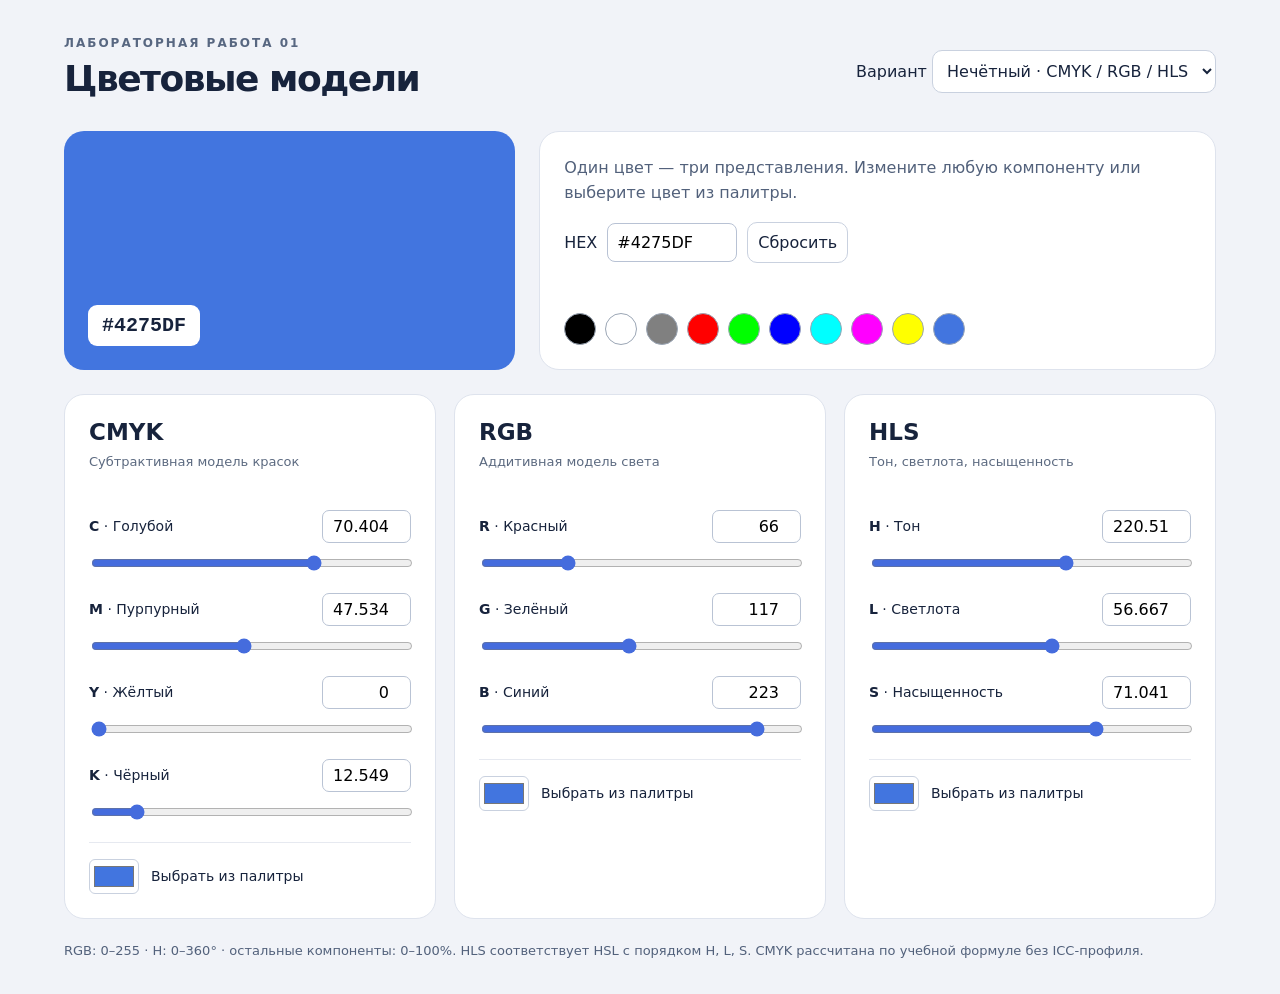
<file: lab1/index.html>
<!doctype html><html lang="ru"><meta charset="utf-8"><meta name="viewport" content="width=device-width,initial-scale=1"><title>Лабораторная 1 — Цветовые модели</title>
<style>
*{box-sizing:border-box}body{margin:0;background:#f1f3f8;color:#17233c;font:16px system-ui,sans-serif}main{max-width:1200px;margin:36px auto;padding:0 24px}header{display:flex;align-items:center;justify-content:space-between;gap:24px}h1{font-size:36px;letter-spacing:-1.5px;margin:8px 0}h2{margin:0;font-size:23px}p{line-height:1.55}.eyebrow{font-size:12px;letter-spacing:2px;font-weight:700;color:#586781}select,button,input{font:inherit}select,button{border:1px solid #c9d1df;border-radius:10px;padding:10px;background:white;color:#17233c}button{cursor:pointer}button:hover{border-color:#416be3}.overview{display:grid;grid-template-columns:1fr 1.5fr;gap:24px;margin:24px 0}.preview{min-height:190px;border-radius:20px;background:#4275df;display:flex;align-items:end;padding:24px}.badge{padding:9px 14px;border-radius:9px;background:white;color:#17233c;font:700 20px monospace}.tools,.card{background:#fff;border:1px solid #dee3ed;border-radius:20px;padding:24px}.tools p{margin-top:0;color:#52617b}.swatches{display:flex;flex-wrap:wrap;gap:9px;margin-top:18px}.swatch{width:32px;height:32px;border:1px solid #9ba6b5;border-radius:50%;padding:0}.hexrow{display:flex;gap:10px;align-items:center}.hexrow input{width:130px;padding:9px;border:1px solid #b8c2d4;border-radius:8px}.models{display:grid;grid-template-columns:repeat(3,1fr);gap:18px}.subtitle{font-size:13px;color:#5c6a80;margin:7px 0 20px;min-height:38px}.row{margin:18px 0}.rowtop{display:flex;justify-content:space-between;align-items:center;gap:8px}.row label{font-size:14px}.number{width:89px;border:1px solid #b9c3d4;border-radius:7px;padding:6px;text-align:right}.range{width:100%;accent-color:#456cdd;margin-top:12px}.picker{display:flex;align-items:center;gap:12px;padding-top:16px;border-top:1px solid #e6e9f0;font-size:14px}.picker input{width:50px;height:35px;padding:2px;border:1px solid #c9d1df;border-radius:6px;background:white;cursor:pointer}footer{font-size:13px;color:#52617b;margin:24px 0}.error{color:#af2442;min-height:24px;font-size:13px;margin-top:8px}input:focus-visible,button:focus-visible,select:focus-visible{outline:3px solid #8aacf7;outline-offset:2px}@media(max-width:850px){.models{grid-template-columns:1fr}.overview{grid-template-columns:1fr}header{align-items:start;flex-direction:column}main{margin-top:24px}h1{font-size:30px}.subtitle{min-height:0}}
</style>
<main><header><div><div class="eyebrow">ЛАБОРАТОРНАЯ РАБОТА 01</div><h1>Цветовые модели</h1></div><label>Вариант <select id="variant"><option value="HSV">Чётный · CMYK / RGB / HSV</option><option value="HLS" selected>Нечётный · CMYK / RGB / HLS</option></select></label></header>
<section class="overview"><div class="preview" id="preview" role="img" aria-label="Выбранный цвет"><span class="badge" id="badge"></span></div><div class="tools"><p>Один цвет — три представления. Измените любую компоненту или выберите цвет из палитры.</p><div class="hexrow"><label for="hex">HEX</label><input id="hex" maxlength="7" spellcheck="false" aria-describedby="error"><button id="reset">Сбросить</button></div><div class="error" id="error" role="status"></div><div class="swatches" id="swatches" aria-label="Готовые цвета"></div></div></section><section class="models" id="models"></section><footer>RGB: 0–255 · H: 0–360° · остальные компоненты: 0–100%. HLS соответствует HSL с порядком H, L, S. CMYK рассчитана по учебной формуле без ICC-профиля.</footer></main>
<script src="color.js"></script><script>
const $=id=>document.getElementById(id);let rgb=[66,117,223],state={},mode='HLS';
const specs={RGB:[['R','Красный',255],['G','Зелёный',255],['B','Синий',255]],CMYK:[['C','Голубой',100],['M','Пурпурный',100],['Y','Жёлтый',100],['K','Чёрный',100]],HSV:[['H','Тон',360],['S','Насыщенность',100],['V','Яркость',100]],HLS:[['H','Тон',360],['L','Светлота',100],['S','Насыщенность',100]]};
const desc={RGB:'Аддитивная модель света',CMYK:'Субтрактивная модель красок',HSV:'Тон, насыщенность, яркость',HLS:'Тон, светлота, насыщенность'};
const toRgb={RGB:a=>a.slice(),CMYK:Color.cmykToRgb,HSV:Color.hsvToRgb,HLS:Color.hlsToRgb};
function hexOf(a){return '#'+a.map(x=>Math.round(Math.min(255,Math.max(0,x))).toString(16).padStart(2,'0')).join('').toUpperCase();}
function render(source,values){state={RGB:rgb.slice(),CMYK:Color.rgbToCmyk(rgb),HSV:Color.rgbToHsv(rgb),HLS:Color.rgbToHls(rgb)};if(source)state[source]=values.slice();const hex=hexOf(rgb);$('preview').style.background=hex;$('preview').setAttribute('aria-label','Выбранный цвет '+hex);$('badge').textContent=hex;$('hex').value=hex;document.querySelectorAll('.palette').forEach(e=>e.value=hex);for(const model of ['CMYK','RGB',mode])state[model].forEach((v,i)=>{const n=$(`${model}-${i}`),r=$(`${model}-r-${i}`);n.value=Number(v.toFixed(3));r.value=v;});}
function update(model,i,input){const x=Number(input.value),max=specs[model][i][2];if(input.value.trim()===''||!Number.isFinite(x)||x<0||x>max){$('error').textContent=`Допустимый диапазон: 0–${max}.`;input.setAttribute('aria-invalid','true');return;}document.querySelectorAll('[aria-invalid]').forEach(e=>e.removeAttribute('aria-invalid'));$('error').textContent='';const values=state[model].slice();values[i]=x;rgb=toRgb[model](values);render(model,values);}
function build(){ $('models').replaceChildren();for(const model of ['CMYK','RGB',mode]){const card=document.createElement('article');card.className='card';card.innerHTML=`<h2>${model}</h2><p class="subtitle">${desc[model]}</p>`;specs[model].forEach(([key,label,max],i)=>{const row=document.createElement('div');row.className='row';row.innerHTML=`<div class="rowtop"><label for="${model}-${i}"><b>${key}</b> · ${label}</label><input class="number" id="${model}-${i}" type="number" min="0" max="${max}" step="any" aria-label="${model} ${label}"></div><input class="range" id="${model}-r-${i}" aria-label="${model} ${label} ползунок" type="range" min="0" max="${max}" step="0.01">`;card.append(row);row.querySelector('.number').addEventListener('input',e=>update(model,i,e.target));row.querySelector('.number').addEventListener('blur',()=>{render(model,state[model]);$('error').textContent='';row.querySelector('.number').removeAttribute('aria-invalid');});row.querySelector('.range').addEventListener('input',e=>update(model,i,e.target));});const picker=document.createElement('label');picker.className='picker';picker.innerHTML=`<input class="palette" type="color" aria-label="Палитра ${model}">Выбрать из палитры`;picker.querySelector('input').addEventListener('input',e=>setHex(e.target.value));card.append(picker);$('models').append(card);}render();}
function setHex(hex){rgb=[1,3,5].map(i=>parseInt(hex.slice(i,i+2),16));$('error').textContent='';render();}
$('hex').addEventListener('input',e=>{const hex=e.target.value.trim();if(/^#?[0-9a-f]{6}$/i.test(hex)){setHex(hex.startsWith('#')?hex:'#'+hex);}else $('error').textContent='Введите 6 шестнадцатеричных цифр, например #4275DF.';});
$('variant').addEventListener('change',e=>{mode=e.target.value;$('error').textContent='';build();});$('reset').addEventListener('click',()=>setHex('#4275DF'));
for(const hex of ['#000000','#FFFFFF','#808080','#FF0000','#00FF00','#0000FF','#00FFFF','#FF00FF','#FFFF00','#4275DF']){const b=document.createElement('button');b.className='swatch';b.style.background=hex;b.title=hex;b.setAttribute('aria-label','Выбрать '+hex);b.onclick=()=>setHex(hex);$('swatches').append(b);}build();
</script></html>
</file>
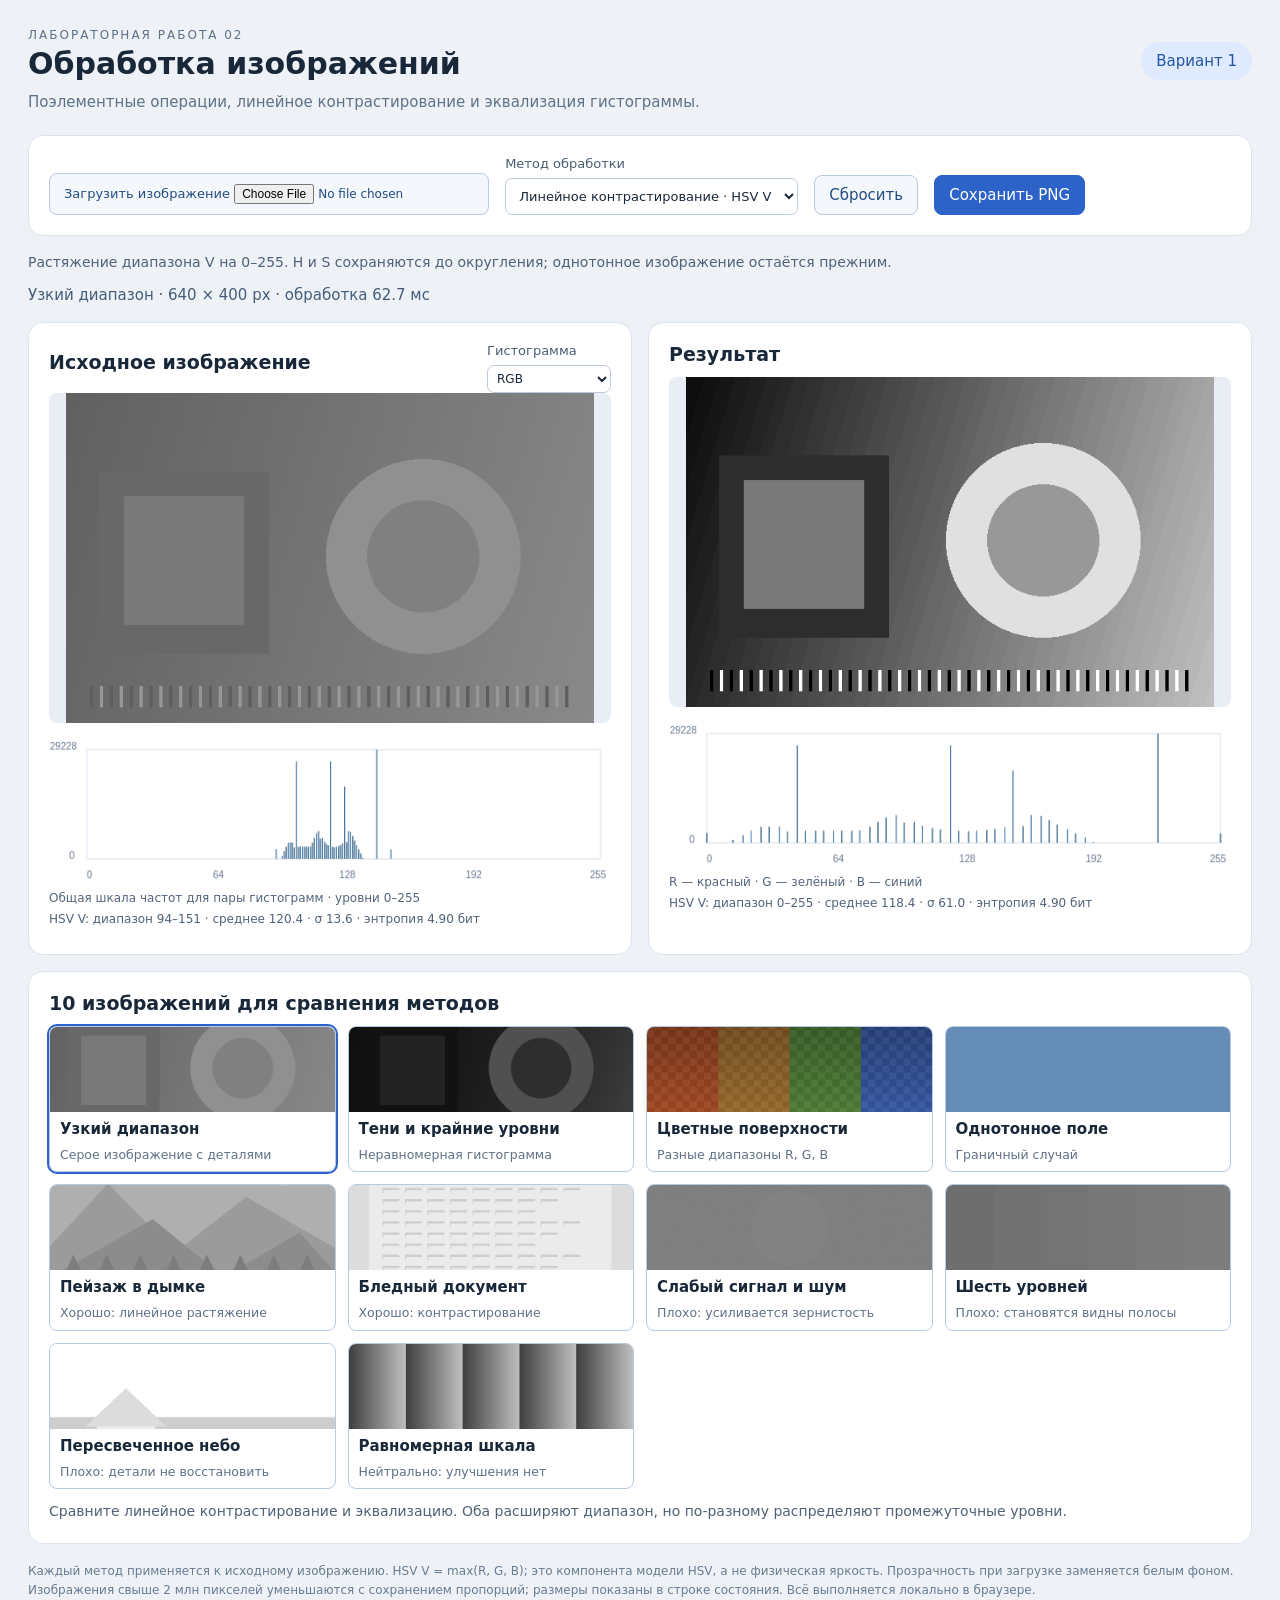
<file: lab2/index.html>
<!doctype html>
<html lang="ru"><head><meta charset="utf-8"><meta name="viewport" content="width=device-width, initial-scale=1"><title>Лабораторная 2 — Обработка изображений</title>
<style>
:root{font-family:system-ui,sans-serif;color:#192839;background:#eef2f7;font-size:15px}*{box-sizing:border-box}body{margin:0}main{max-width:1420px;margin:auto;padding:28px}header{display:flex;align-items:center;justify-content:space-between;gap:20px}h1{font-size:30px;margin:4px 0 12px}h2{font-size:19px;margin:0 0 12px}.eyebrow{font-size:12px;text-transform:uppercase;letter-spacing:2px;color:#5f7187}.badge{background:#dfeaff;color:#2354a3;padding:10px 15px;border-radius:20px;white-space:nowrap}.intro{color:#5f7187;margin:0 0 24px}.toolbar,.panel,.samples{background:white;border:1px solid #dbe3ed;border-radius:15px;padding:20px}.toolbar{display:flex;flex-wrap:wrap;align-items:end;gap:16px;margin-bottom:16px}label{display:flex;flex-direction:column;gap:7px;font-size:13px;color:#4a5d73}select,input,button{font:inherit}select,input[type=number]{border:1px solid #bdcad9;background:white;color:#192839;border-radius:7px;padding:9px}select{min-width:245px}button,.upload{border:1px solid #b7c9e4;border-radius:8px;background:#f4f7fc;color:#244c82;padding:10px 14px;cursor:pointer}.primary{background:#2d63c8;color:white;border-color:#2d63c8}.upload{display:inline-block}.upload input{max-width:240px;font-size:12px}button:hover{filter:brightness(.95)}button:disabled{opacity:.45;cursor:wait}button:focus-visible,input:focus-visible,select:focus-visible{outline:3px solid #83adff;outline-offset:2px}.param{min-width:170px}.param input{width:90px}.comparison{display:grid;grid-template-columns:1fr 1fr;gap:16px;margin-bottom:16px}.image-area{height:330px;background:#e9eef5;border-radius:8px;display:flex;justify-content:center;align-items:center;overflow:hidden}.image-area canvas{max-width:100%;max-height:100%;object-fit:contain}.hist{width:100%;height:145px;margin-top:15px}.stats{font-size:12px;color:#516278;line-height:1.8;min-height:25px}.legend{font-size:12px;color:#53647b;margin:4px 0}.status{min-height:24px;margin:12px 0;color:#455d7a}.status.error{color:#ac2633}.sample-grid{display:grid;grid-template-columns:repeat(4,1fr);gap:12px}.sample{padding:0;text-align:left;overflow:hidden;background:white;color:#192839}.sample[aria-pressed=true]{outline:2px solid #2d63c8}.sample img{width:100%;height:85px;object-fit:cover;display:block}.sample strong,.sample small{display:block;padding:8px 10px}.sample small{padding-top:0;color:#607087;line-height:1.4}.explain{font-size:14px;line-height:1.55;color:#506177;margin:12px 0 0}.row{display:flex;align-items:center;justify-content:space-between;gap:12px}.row select{min-width:0;font-size:12px;padding:5px}footer{font-size:12px;color:#687b90;margin-top:18px;line-height:1.6}[hidden]{display:none!important}@media(max-width:800px){main{padding:15px}.comparison{grid-template-columns:1fr}.sample-grid{grid-template-columns:1fr 1fr}header{align-items:start}h1{font-size:24px}.image-area{height:270px}}
</style></head><body><main>
<header><div><div class="eyebrow">Лабораторная работа 02</div><h1>Обработка изображений</h1></div><div class="badge">Вариант 1</div></header>
<p class="intro">Поэлементные операции, линейное контрастирование и эквализация гистограммы.</p>
<section class="toolbar" aria-label="Управление обработкой">
<label class="upload">Загрузить изображение <input id="upload" type="file" accept="image/*"></label>
<label>Метод обработки<select id="method"><option value="linear-v">Линейное контрастирование · HSV V</option><option value="linear-rgb">Линейное контрастирование · RGB</option><option value="equal-rgb">Эквализация · каналы RGB</option><option value="equal-v">Эквализация · яркость HSV V</option><option value="negative">Негатив</option><option value="brightness">Сдвиг яркости</option><option value="gamma">Гамма-преобразование</option><option value="original">Без обработки</option></select></label>
<label class="param" id="gammaParam" hidden>Показатель γ<input id="gamma" type="number" min="0.1" max="5" step="0.1" value="0.6"></label>
<label class="param" id="offsetParam" hidden>Сдвиг, уровней<input id="offset" type="number" min="-255" max="255" step="1" value="30"></label>
<button id="reset">Сбросить</button><button class="primary" id="save">Сохранить PNG</button>
</section>
<p id="explain" class="explain"></p><p id="status" class="status" role="status" aria-live="polite"></p>
<div class="comparison">
<section class="panel"><div class="row"><h2>Исходное изображение</h2><label>Гистограмма<select id="histMode"><option value="rgb">RGB</option><option value="v">Яркость HSV V</option></select></label></div><div class="image-area"><canvas id="source"></canvas></div><canvas id="histSource" class="hist" width="640" height="150" aria-label="Гистограмма исходного изображения"></canvas><p class="legend">Общая шкала частот для пары гистограмм · уровни 0–255</p><div id="sourceStats" class="stats"></div></section>
<section class="panel"><h2 id="resultTitle">Результат</h2><div class="image-area"><canvas id="result"></canvas></div><canvas id="histResult" class="hist" width="640" height="150" aria-label="Гистограмма результата"></canvas><p class="legend" id="histLegend">R — красный · G — зелёный · B — синий</p><div id="resultStats" class="stats"></div></section>
</div>
<section class="samples"><h2>10 изображений для сравнения методов</h2><div id="samples" class="sample-grid"></div><p id="sampleNote" class="explain"></p></section>
<footer>Каждый метод применяется к исходному изображению. HSV V = max(R, G, B); это компонента модели HSV, а не физическая яркость. Прозрачность при загрузке заменяется белым фоном. Изображения свыше 2 млн пикселей уменьшаются с сохранением пропорций; размеры показаны в строке состояния. Всё выполняется локально в браузере.</footer>
</main><script src="processing.js"></script><script src="samples.js"></script><script src="app.js"></script></body></html>
</file>
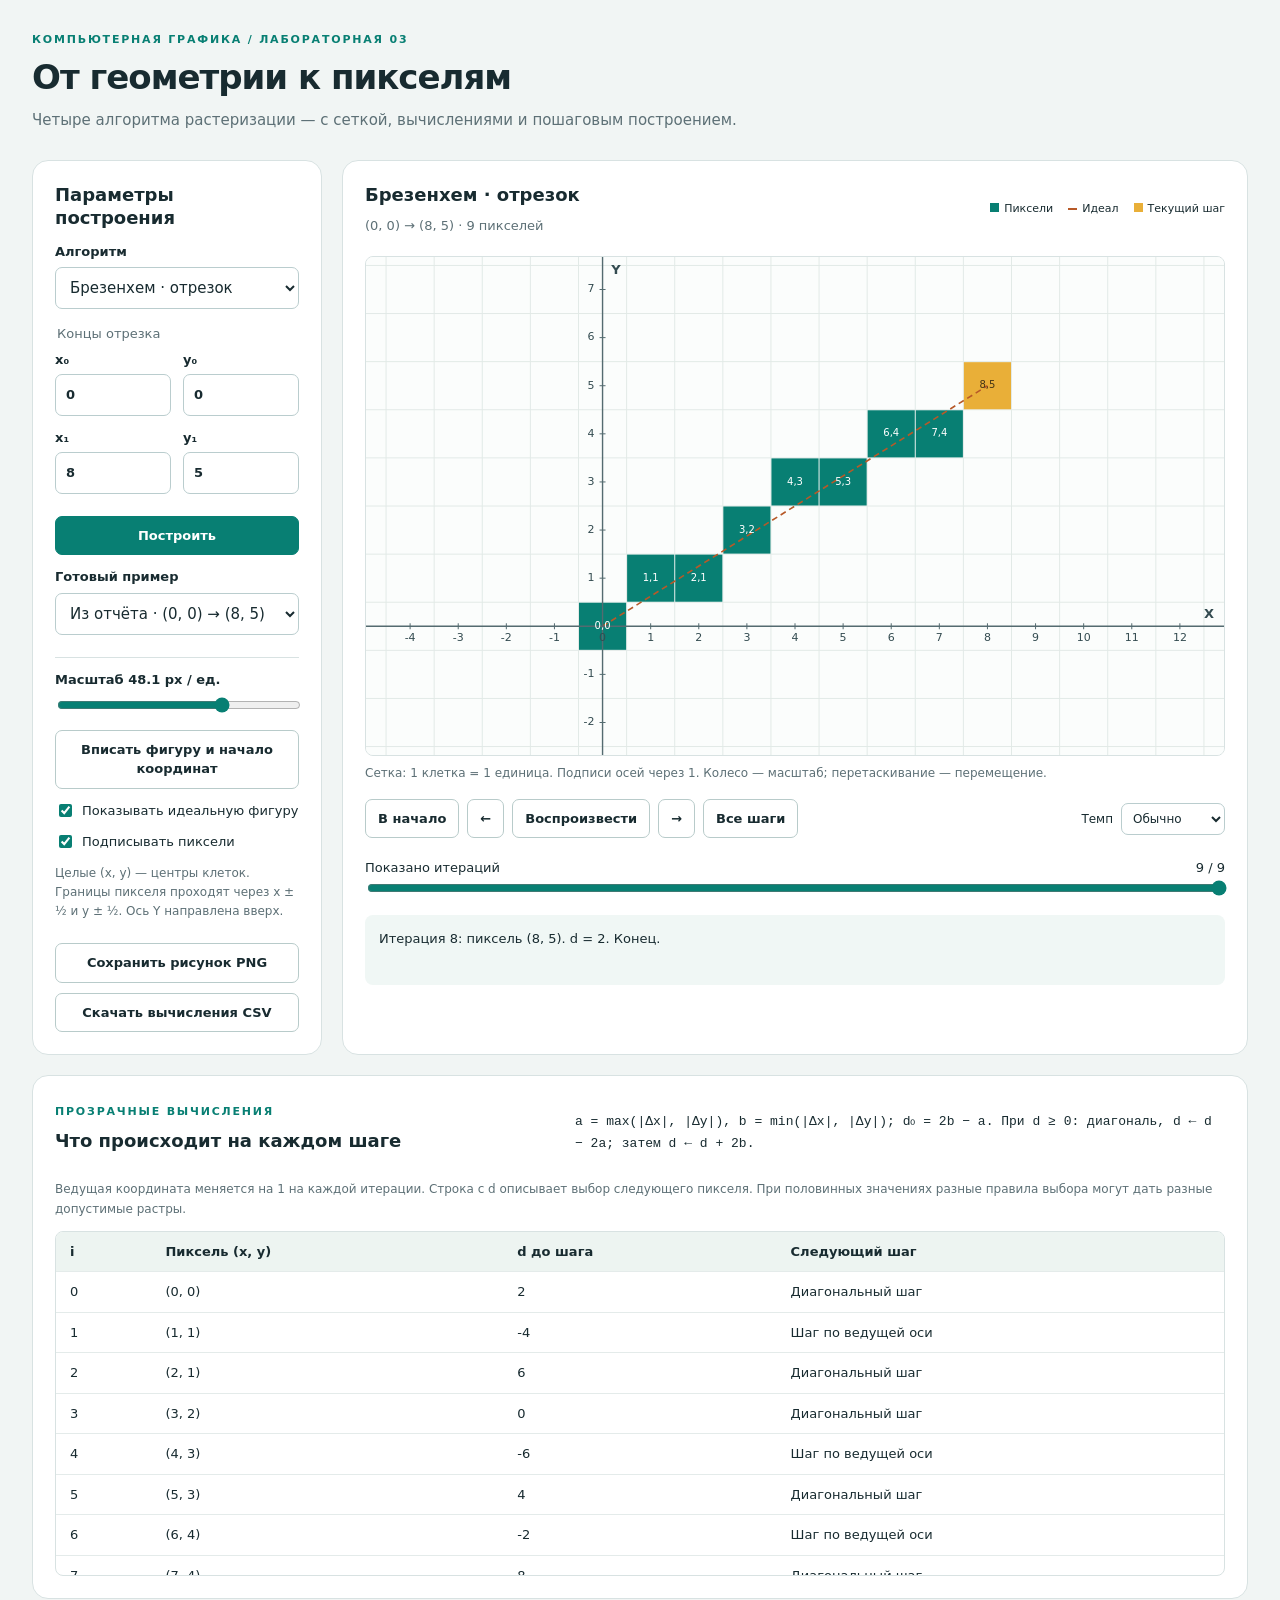
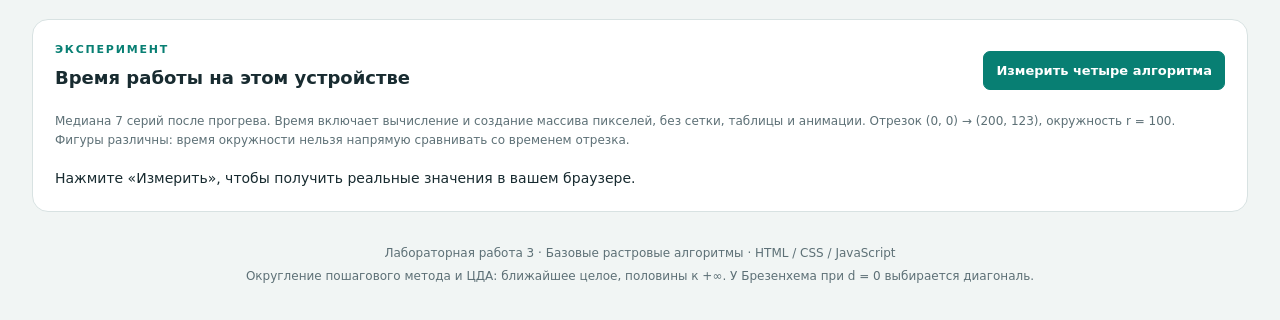
<file: lab3/index.html>
<!doctype html>
<html lang="ru"><head><meta charset="utf-8"><meta name="viewport" content="width=device-width,initial-scale=1"><title>Лабораторная 3 · Растровые алгоритмы</title><link rel="stylesheet" href="style.css"></head>
<body><main>
<header><div><p class="eyebrow">КОМПЬЮТЕРНАЯ ГРАФИКА / ЛАБОРАТОРНАЯ 03</p><h1>От геометрии к пикселям</h1><p class="subtitle">Четыре алгоритма растеризации — с сеткой, вычислениями и пошаговым построением.</p></div></header>
<div class="workspace">
<aside class="panel controls"><h2>Параметры построения</h2>
<label for="algorithm">Алгоритм</label><select id="algorithm"><option value="step">Пошаговый алгоритм</option><option value="dda">Алгоритм ЦДА</option><option value="bresenham" selected>Брезенхем · отрезок</option><option value="circle">Брезенхем · окружность</option></select>
<form id="parameters"><fieldset id="lineFields"><legend>Концы отрезка</legend><div class="inputs"><label>x₀<input id="x0" type="number" value="0" min="-1000" max="1000" step="1" required></label><label>y₀<input id="y0" type="number" value="0" min="-1000" max="1000" step="1" required></label><label>x₁<input id="x1" type="number" value="8" min="-1000" max="1000" step="1" required></label><label>y₁<input id="y1" type="number" value="5" min="-1000" max="1000" step="1" required></label></div></fieldset>
<fieldset id="circleFields" hidden disabled><legend>Центр и радиус</legend><div class="inputs"><label>cₓ<input id="cx" type="number" value="0" min="-1000" max="1000" step="1" required></label><label>cᵧ<input id="cy" type="number" value="0" min="-1000" max="1000" step="1" required></label><label>r<input id="radius" type="number" value="5" min="0" max="1000" step="1" required></label></div></fieldset><button class="primary" type="submit">Построить</button></form>
<p id="error" class="error" role="alert"></p>
<label for="example">Готовый пример</label><select id="example"><option value="basic">Из отчёта · (0, 0) → (8, 5)</option><option value="steep">Крутой · (−3, −6) → (1, 7)</option><option value="negative">Отрицательный наклон</option><option value="vertical">Вертикальный отрезок</option><option value="horizontal">Горизонтальный отрезок</option><option value="reverse">Обратное направление</option><option value="point">Одна точка</option><option value="circle">Окружность · r = 5</option><option value="offset">Окружность со смещением</option><option value="zero">Нулевой радиус</option></select>
<div class="divider"></div><label for="zoom">Масштаб <output id="zoomValue"></output></label><input id="zoom" type="range" min="0.1" max="70" step="0.1" value="38"><button id="fit">Вписать фигуру и начало координат</button>
<label class="check"><input type="checkbox" id="ideal" checked> Показывать идеальную фигуру</label><label class="check"><input type="checkbox" id="labels" checked> Подписывать пиксели</label>
<p class="hint">Целые (x, y) — центры клеток. Границы пикселя проходят через x ± ½ и y ± ½. Ось Y направлена вверх.</p>
<button id="save">Сохранить рисунок PNG</button><button id="csv">Скачать вычисления CSV</button>
</aside>
<section class="panel visualization"><div class="canvas-heading"><div><h2 id="figureTitle">Брезенхем · отрезок</h2><p id="summary" aria-live="polite"></p></div><div class="legend"><span class="pixel-key">Пиксели</span><span class="ideal-key">Идеал</span><span class="current-key">Текущий шаг</span></div></div>
<div class="canvas-wrap"><canvas id="canvas" aria-label="Координатная сетка и растеризованная фигура"></canvas></div><p id="gridNote" class="hint grid-note"></p>
<div class="playback"><button id="start" title="Первый шаг">В начало</button><button id="prev" aria-label="Предыдущий шаг">←</button><button id="play">Воспроизвести</button><button id="next" aria-label="Следующий шаг">→</button><button id="end">Все шаги</button><label for="speed">Темп<select id="speed"><option value="700">Медленно</option><option value="250" selected>Обычно</option><option value="60">Быстро</option></select></label></div>
<label class="step-label" for="step">Показано итераций <output id="stepValue"></output></label><input id="step" type="range" min="1" max="9" value="9"><p id="explanation" class="explanation"></p></section></div>
<section class="panel calculations"><div class="section-heading"><div><p class="eyebrow">ПРОЗРАЧНЫЕ ВЫЧИСЛЕНИЯ</p><h2>Что происходит на каждом шаге</h2></div><p id="formula" class="formula"></p></div><p id="tableNote" class="hint"></p><div class="table-scroll"><table id="trace"><thead></thead><tbody></tbody></table></div></section>
<section class="panel timing"><div class="section-heading"><div><p class="eyebrow">ЭКСПЕРИМЕНТ</p><h2>Время работы на этом устройстве</h2></div><button id="benchmark" class="primary">Измерить четыре алгоритма</button></div><p class="hint">Медиана 7 серий после прогрева. Время включает вычисление и создание массива пикселей, без сетки, таблицы и анимации. Отрезок (0, 0) → (200, 123), окружность r = 100. Фигуры различны: время окружности нельзя напрямую сравнивать со временем отрезка.</p><div id="timings" aria-live="polite">Нажмите «Измерить», чтобы получить реальные значения в вашем браузере.</div></section>
<footer>Лабораторная работа 3 · Базовые растровые алгоритмы · HTML / CSS / JavaScript<br>Округление пошагового метода и ЦДА: ближайшее целое, половины к +∞. У Брезенхема при d = 0 выбирается диагональ.</footer>
</main><script src="algorithms.js"></script><script src="app.js"></script></body></html>
</file>
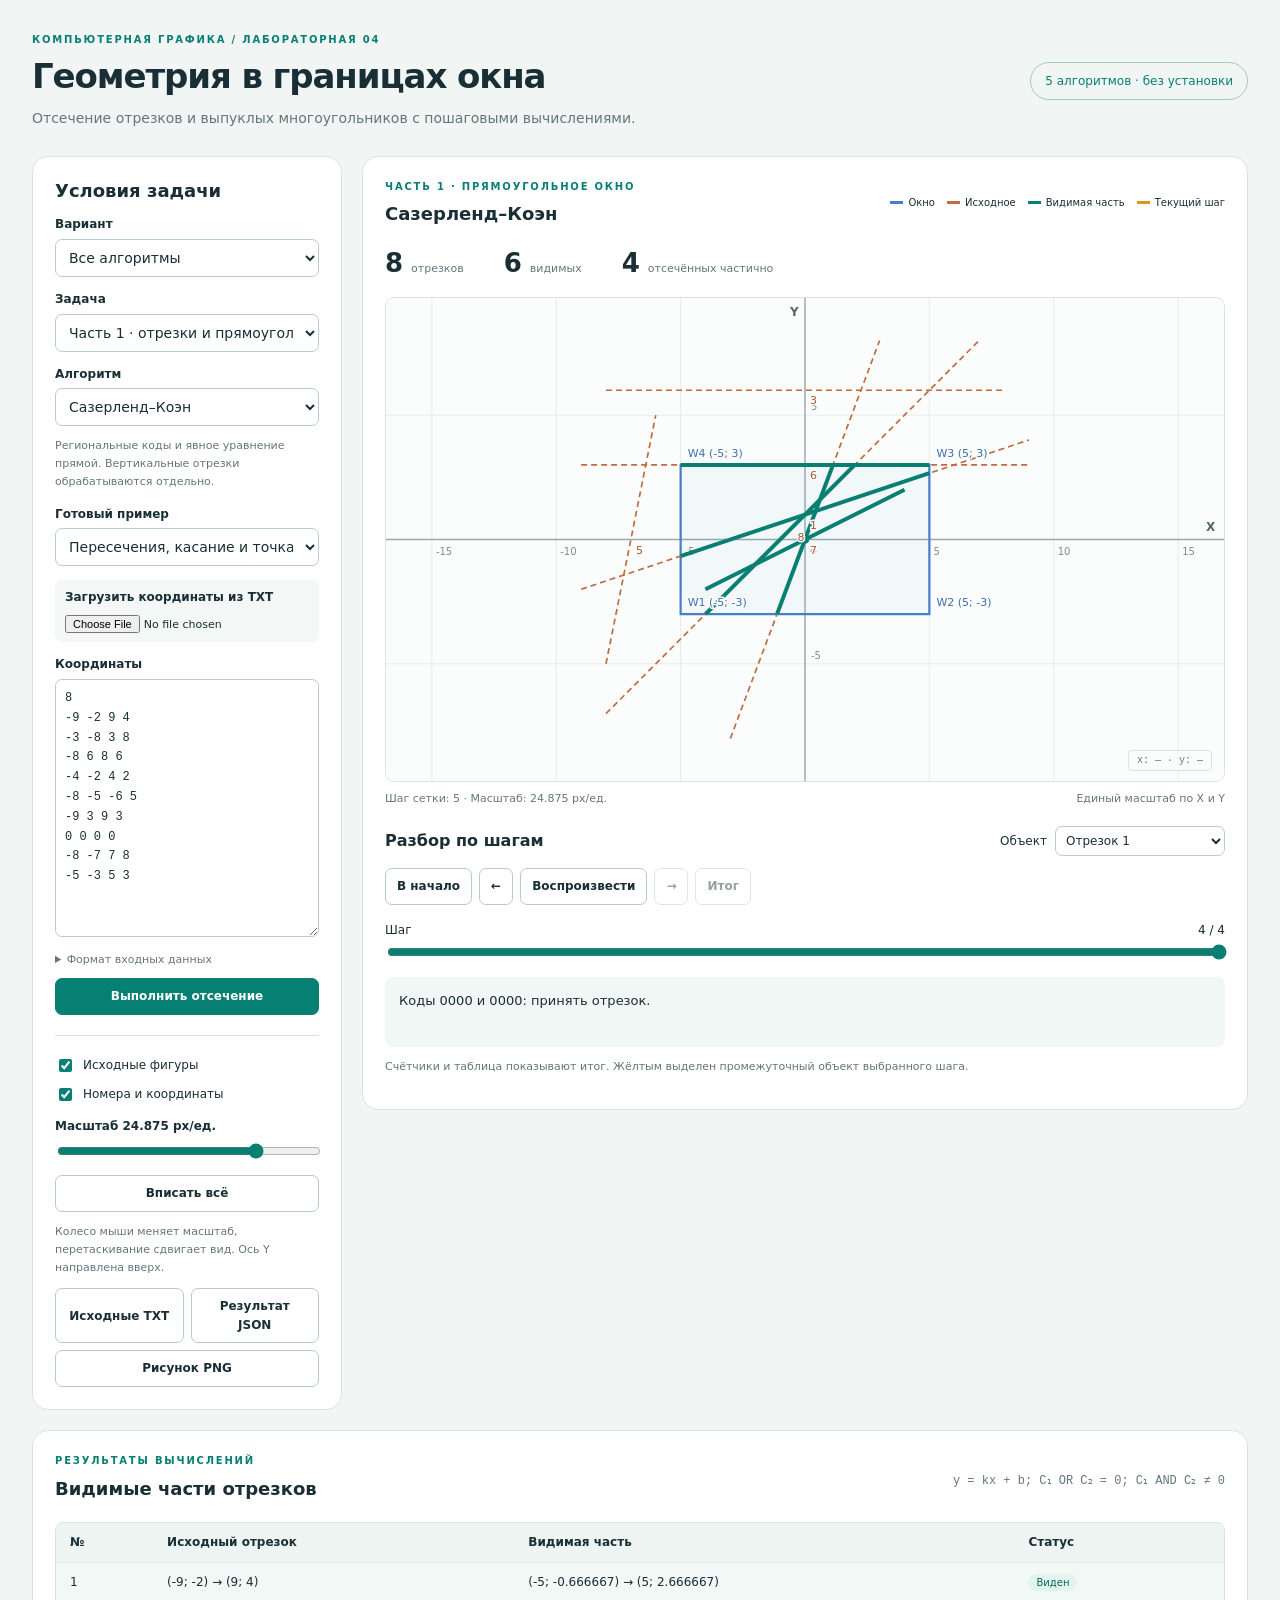
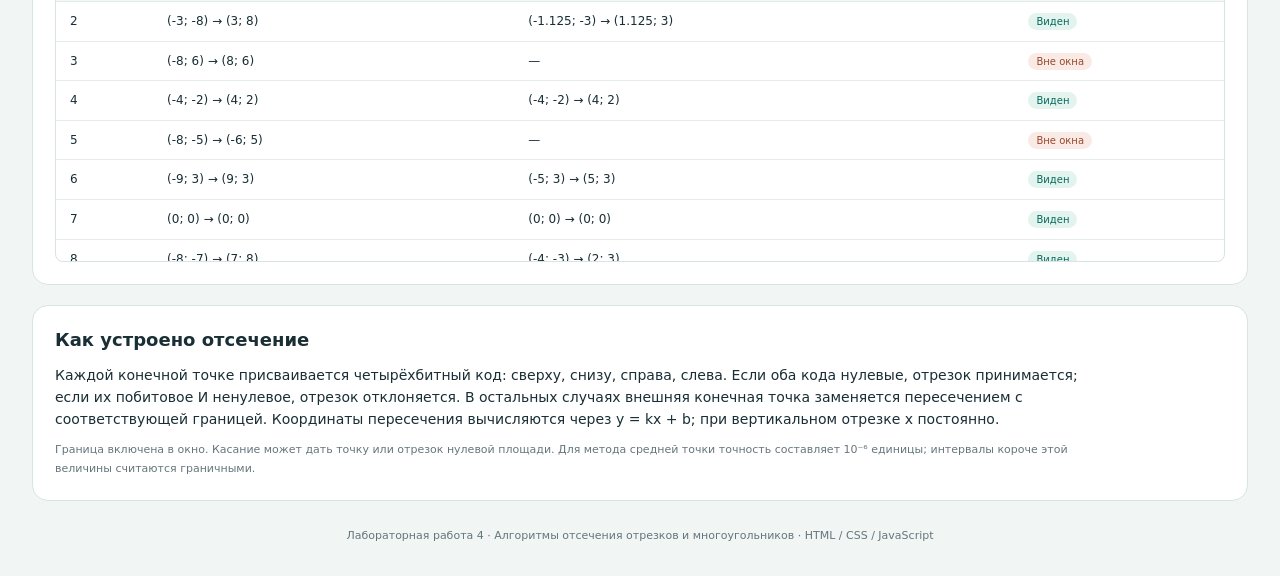
<file: lab4/index.html>
<!doctype html>
<html lang="ru">
<head><meta charset="utf-8"><meta name="viewport" content="width=device-width, initial-scale=1"><title>Лабораторная 4 · Отсечение</title><link rel="stylesheet" href="style.css"></head>
<body><main>
<header><div><p class="eyebrow">КОМПЬЮТЕРНАЯ ГРАФИКА / ЛАБОРАТОРНАЯ 04</p><h1>Геометрия в границах окна</h1><p class="subtitle">Отсечение отрезков и выпуклых многоугольников с пошаговыми вычислениями.</p></div><span class="badge">5 алгоритмов · без установки</span></header>
<div class="workspace">
<aside class="panel controls">
<h2>Условия задачи</h2>
<label for="variant">Вариант</label><select id="variant"><option value="all">Все алгоритмы</option></select>
<label for="mode">Задача</label><select id="mode"><option value="rect">Часть 1 · отрезки и прямоугольник</option><option value="lines">Часть 2 · отрезки и выпуклое окно</option><option value="polygon">Часть 2 · выпуклый многоугольник</option></select>
<label for="algorithm">Алгоритм</label><select id="algorithm"></select>
<p id="methodNote" class="hint"></p>
<label for="example">Готовый пример</label><select id="example"></select>
<div class="upload"><label for="file">Загрузить координаты из TXT</label><input id="file" type="file" accept=".txt,text/plain"></div>
<label for="data">Координаты</label><textarea id="data" spellcheck="false" rows="12" aria-describedby="format"></textarea>
<details><summary>Формат входных данных</summary><p id="format" class="hint"></p><p class="hint">Координаты разделяются пробелами, дробная часть - точкой. Комментарии начинаются с #. Вершины перечисляются по обходу границы.</p></details>
<button id="apply" class="primary wide">Выполнить отсечение</button><p id="error" class="error" role="alert"></p><p id="notice" class="hint" aria-live="polite"></p>
<div class="divider"></div>
<label class="check"><input id="showOriginal" type="checkbox" checked> Исходные фигуры</label><label class="check"><input id="showLabels" type="checkbox" checked> Номера и координаты</label>
<label for="zoom">Масштаб <output id="zoomValue"></output></label><input id="zoom" type="range" min="0" max="100" step="0.1" value="50">
<button id="fit" class="wide">Вписать всё</button><p class="hint">Колесо мыши меняет масштаб, перетаскивание сдвигает вид. Ось Y направлена вверх.</p>
<div class="export"><button id="saveInput">Исходные TXT</button><button id="saveResult">Результат JSON</button><button id="savePng">Рисунок PNG</button></div>
</aside>
<section class="panel visualization">
<div class="canvas-heading"><div><p class="eyebrow" id="partTitle">ЧАСТЬ 1</p><h2 id="figureTitle"></h2></div><div class="legend"><span class="window">Окно</span><span class="original">Исходное</span><span class="result">Видимая часть</span><span class="current">Текущий шаг</span></div></div>
<div class="stats"><div><strong id="inputCount">0</strong><span id="inputLabel">отрезков</span></div><div><strong id="visibleCount">0</strong><span id="visibleLabel">видимых</span></div><div><strong id="cutCount">0</strong><span id="cutLabel">изменённых</span></div></div>
<div class="canvas-wrap"><canvas id="canvas" aria-label="Координатная плоскость с исходными фигурами, окном и результатом отсечения"></canvas><span id="cursor" class="cursor">x: — · y: —</span></div>
<div class="canvas-tools"><p id="gridNote" class="hint"></p><span class="hint">Единый масштаб по X и Y</span></div>
<div class="trace-heading"><h2>Разбор по шагам</h2><label for="object">Объект <select id="object"></select></label></div>
<div class="playback"><button id="first" title="Начальное состояние">В начало</button><button id="prev" aria-label="Предыдущий шаг">←</button><button id="play">Воспроизвести</button><button id="next" aria-label="Следующий шаг">→</button><button id="last">Итог</button></div>
<label class="step-label" for="step">Шаг <output id="stepValue"></output></label><input id="step" type="range" min="0" max="1" value="1"><p id="explanation" class="explanation" aria-live="polite"></p>
<p class="hint">Счётчики и таблица показывают итог. Жёлтым выделен промежуточный объект выбранного шага.</p>
</section></div>
<section class="panel results"><div class="section-heading"><div><p class="eyebrow">РЕЗУЛЬТАТЫ ВЫЧИСЛЕНИЙ</p><h2 id="resultsTitle">Видимые части</h2></div><p id="formula" class="formula"></p></div><div class="table-scroll"><table id="results"><thead></thead><tbody></tbody></table></div></section>
<section class="panel theory"><h2>Как устроено отсечение</h2><p id="theory"></p><p class="hint">Граница включена в окно. Касание может дать точку или отрезок нулевой площади. Для метода средней точки точность составляет 10⁻⁶ единицы; интервалы короче этой величины считаются граничными.</p></section>
<footer>Лабораторная работа 4 · Алгоритмы отсечения отрезков и многоугольников · HTML / CSS / JavaScript</footer>
</main><script src="algorithms.js"></script><script src="app.js"></script></body></html>
</file>
<file: lab3/style.css>
:root{--ink:#182b30;--muted:#5d7076;--line:#d8e2e2;--accent:#087f73;--paper:#fff;--orange:#b75928}*{box-sizing:border-box}body{margin:0;background:#f1f5f4;color:var(--ink);font:15px/1.5 system-ui,-apple-system,Segoe UI,sans-serif}main{max-width:1480px;margin:auto;padding:32px}header{display:flex;justify-content:space-between;gap:24px;margin-bottom:28px;align-items:center}.eyebrow{font-size:11px;letter-spacing:1.8px;color:var(--accent);font-weight:700;margin:0 0 8px}h1{font-size:34px;line-height:1.2;letter-spacing:-1px;margin:0 0 12px}h2{font-size:18px;line-height:1.3;margin:0 0 10px}.subtitle{margin:0;color:var(--muted)}.badge{white-space:nowrap;border:1px solid #a9c9c2;padding:8px 14px;border-radius:24px;color:var(--accent);font-weight:600}.workspace{display:grid;grid-template-columns:290px minmax(0,1fr);gap:20px}.panel{background:var(--paper);border:1px solid var(--line);border-radius:16px;padding:22px}.controls label{display:block;font-size:13px;font-weight:600;margin:12px 0 6px}input,select,button{font:inherit;color:inherit}select,input[type=number]{width:100%;padding:10px;border:1px solid #bacdce;border-radius:7px;background:white;min-width:0}input[type=range]{width:100%;accent-color:var(--accent);cursor:pointer}input[type=checkbox]{accent-color:var(--accent)}button{border:1px solid #b8cbca;border-radius:7px;background:white;padding:9px 12px;cursor:pointer;font-size:13px;font-weight:600}button:hover{background:#eaf4f1}button:disabled{opacity:.5;cursor:default}.primary{background:var(--accent);border-color:var(--accent);color:#fff}.primary:hover{background:#06675e}.controls button{width:100%;margin-top:10px}fieldset{border:0;padding:0;margin:15px 0 6px}legend{font-size:13px;color:var(--muted)}.inputs{display:grid;grid-template-columns:1fr 1fr;gap:0 12px}.inputs label{margin:6px 0!important}.inputs input{margin-top:5px}.divider{border-top:1px solid var(--line);margin-top:22px}.controls .check{display:flex;gap:7px;align-items:center;font-weight:400}.hint{color:var(--muted);font-size:12px;line-height:1.6}.error{font-size:13px;color:#ac302b;margin:6px 0}.error:empty{display:none}.canvas-heading{display:flex;justify-content:space-between;align-items:center;gap:15px}.canvas-heading p{color:var(--muted);font-size:13px;margin:0}.legend{display:flex;gap:15px;flex-wrap:wrap;font-size:11px}.legend span:before{content:'';display:inline-block;width:9px;height:9px;margin-right:5px;background:#087f73}.legend .ideal-key:before{height:2px;background:#b75928;vertical-align:middle}.legend .current-key:before{background:#e9af38}.canvas-wrap{height:500px;margin-top:20px;background:#fbfdfc;border:1px solid var(--line);border-radius:8px;overflow:hidden}canvas{width:100%;height:100%;display:block;touch-action:none}.grid-note{margin:8px 0 16px}.playback{display:flex;gap:8px;align-items:center;flex-wrap:wrap}.playback label{display:flex;align-items:center;gap:8px;margin-left:auto;font-size:12px}.playback select{width:104px;padding:7px}.step-label{display:flex;justify-content:space-between;font-size:13px;margin-top:20px}.explanation{background:#f0f7f5;border-radius:8px;padding:14px;font-size:13px;min-height:70px;margin-bottom:0}.calculations,.timing{margin-top:20px}.section-heading{display:flex;align-items:center;justify-content:space-between;gap:24px}.formula{font:13px/1.7 ui-monospace,monospace;max-width:650px}.table-scroll{max-height:345px;overflow:auto;border:1px solid var(--line);border-radius:8px}table{border-collapse:collapse;width:100%;font-size:13px;text-align:left}th{background:#edf4f1;position:sticky;top:0;font-weight:600}th,td{padding:10px 14px;border-bottom:1px solid #e4ebea;white-space:nowrap}tbody tr.active{background:#fff1ce}tbody tr.future{color:#81918f}#timings{margin-top:18px;font-size:14px}footer{text-align:center;color:var(--muted);font-size:12px;margin:30px 0 0;line-height:1.9}button:focus-visible,select:focus-visible,input:focus-visible{outline:3px solid #d5a737;outline-offset:3px}[hidden]{display:none!important}@media(max-width:980px){main{padding:20px}.workspace{grid-template-columns:240px minmax(0,1fr)}.panel{padding:16px}.canvas-heading,.section-heading{align-items:flex-start;flex-direction:column;gap:10px}.canvas-wrap{height:460px}.playback label{margin-left:0}}@media(max-width:680px){main{padding:14px}header{align-items:flex-start}h1{font-size:27px}.badge{font-size:11px;padding:6px 8px}.workspace{display:flex;flex-direction:column}.controls .inputs{grid-template-columns:repeat(4,1fr)}.canvas-wrap{height:380px}.controls{padding:18px}footer{font-size:11px}.timing button{width:100%}}
</file>
<file: lab4/style.css>
:root{--ink:#192e35;--muted:#64767c;--accent:#087f73;--line:#d9e3e3;--paper:#fff;--source:#c16b40;--window:#487dcc;--current:#d7981c}*{box-sizing:border-box}body{margin:0;background:#f1f5f4;color:var(--ink);font:14px/1.55 system-ui,-apple-system,Segoe UI,sans-serif}main{max-width:1560px;margin:auto;padding:32px}header{display:flex;justify-content:space-between;align-items:center;gap:24px;margin-bottom:26px}.eyebrow{color:var(--accent);letter-spacing:1.8px;font-size:10px;font-weight:750;margin:0 0 8px}h1{font-size:34px;line-height:1.2;letter-spacing:-1.1px;margin:0 0 12px}h2{font-size:18px;line-height:1.3;margin:0 0 10px}.subtitle{color:var(--muted);margin:0}.badge{border:1px solid #a9c9c2;border-radius:25px;padding:9px 14px;white-space:nowrap;color:var(--accent);font-size:12px}.workspace{display:grid;grid-template-columns:310px minmax(0,1fr);gap:20px;align-items:start}.panel{background:var(--paper);border:1px solid var(--line);border-radius:16px;padding:22px}.controls label:not(.check){display:block;font-size:12px;font-weight:650;margin:13px 0 5px}select,textarea,input,button{font:inherit;color:inherit}select,textarea{width:100%;min-width:0;border:1px solid #bacdce;border-radius:7px;background:#fff;padding:9px}textarea{resize:vertical;font:12px/1.65 ui-monospace,SFMono-Regular,Consolas,monospace;tab-size:2;min-height:130px}button{cursor:pointer;padding:8px 11px;border:1px solid #b8cbca;border-radius:7px;background:#fff;font-size:12px;font-weight:650}button:hover{background:#eaf4f1}button:disabled{opacity:.45;cursor:default}.primary{background:var(--accent);border-color:var(--accent);color:#fff}.primary:hover{background:#07695f}.wide{width:100%;margin-top:10px}.hint{font-size:11px;color:var(--muted);line-height:1.65}.error{color:#ac302b;font-size:12px}.error:empty,#notice:empty{display:none}.upload{margin-top:14px;padding:8px 10px;background:#f3f7f6;border-radius:7px}.upload label{margin:0 0 6px!important}input[type=file]{max-width:100%;font-size:11px}details{font-size:11px;margin-top:8px}summary{cursor:pointer;color:var(--muted)}.divider{border-top:1px solid var(--line);margin:20px 0}.check{display:flex;align-items:center;gap:8px;font-size:12px;margin:10px 0}input[type=range]{accent-color:var(--accent);width:100%;cursor:pointer}input[type=checkbox]{accent-color:var(--accent)}.export{display:grid;grid-template-columns:1fr 1fr;gap:7px}.export button:last-child{grid-column:1/-1}.canvas-heading{display:flex;justify-content:space-between;align-items:center;gap:15px}.canvas-heading h2{margin:0}.legend{display:flex;gap:12px;flex-wrap:wrap;font-size:10px}.legend span:before{content:'';display:inline-block;width:13px;height:3px;margin-right:5px;vertical-align:middle}.window:before{background:var(--window)}.original:before{background:var(--source)}.result:before{background:var(--accent)}.current:before{background:var(--current)}.stats{display:flex;gap:40px;margin:22px 0 18px}.stats div{display:flex;align-items:baseline;gap:8px}.stats strong{font-size:26px;line-height:1.2;font-weight:650}.stats span{font-size:11px;color:var(--muted)}.canvas-wrap{height:485px;position:relative;background:#fbfdfc;border:1px solid var(--line);border-radius:9px;overflow:hidden}canvas{display:block;width:100%;height:100%;touch-action:none;cursor:grab}canvas:active{cursor:grabbing}.cursor{position:absolute;bottom:10px;right:12px;background:#fbfdfce8;border:1px solid var(--line);padding:4px 8px;border-radius:4px;font:10px ui-monospace,monospace;color:var(--muted);pointer-events:none}.canvas-tools{display:flex;justify-content:space-between;gap:12px;margin:8px 0 18px}.canvas-tools p{margin:0}.trace-heading{display:flex;justify-content:space-between;align-items:center;gap:12px;margin-bottom:12px}.trace-heading h2{font-size:16px;margin:0}.trace-heading label{font-size:12px;display:flex;gap:8px;align-items:center}.trace-heading select{width:170px;padding:6px}.playback{display:flex;gap:7px;flex-wrap:wrap}.step-label{display:flex;justify-content:space-between;font-size:12px;margin:16px 0 3px}.explanation{background:#f0f7f5;border-radius:8px;padding:14px;font-size:13px;min-height:70px;margin:10px 0 0}.results,.theory{margin-top:20px}.section-heading{display:flex;justify-content:space-between;gap:24px;align-items:center}.formula{font:12px/1.7 ui-monospace,monospace;color:var(--muted);max-width:540px}.table-scroll{overflow:auto;max-height:340px;border:1px solid var(--line);border-radius:8px;margin-top:12px}table{width:100%;border-collapse:collapse;font-size:12px;text-align:left}th{position:sticky;top:0;background:#edf4f1;font-weight:650}th,td{border-bottom:1px solid #e4ebea;padding:10px 14px;white-space:nowrap}tr.selected{background:#f2f8f6}.status{font-size:10px;border-radius:20px;background:#e3f3ed;color:#06685d;padding:3px 8px}.status.reject{background:#f9eae6;color:#994829}.theory p{max-width:1050px;margin-bottom:0}footer{text-align:center;font-size:11px;color:var(--muted);margin-top:26px}button:focus-visible,select:focus-visible,textarea:focus-visible,input:focus-visible,summary:focus-visible{outline:3px solid #d5a737;outline-offset:3px}[hidden]{display:none!important}@media(max-width:1100px){main{padding:20px}.workspace{grid-template-columns:280px minmax(0,1fr)}.panel{padding:18px}.canvas-heading{flex-direction:column;align-items:flex-start}.stats{gap:24px}.canvas-wrap{height:470px}.badge{display:none}}@media(max-width:720px){main{padding:14px}h1{font-size:27px}.workspace{display:flex;flex-direction:column}.workspace>.panel{width:100%}.canvas-wrap{height:390px}.stats{gap:20px}.stats div{flex-direction:column;gap:2px}.trace-heading{align-items:flex-start;flex-direction:column}.section-heading{flex-direction:column;align-items:flex-start;gap:0}.canvas-tools{flex-direction:column;gap:3px}.controls textarea{height:180px}.visualization{padding:14px}.playback button{flex:1;white-space:nowrap}}
</file>
